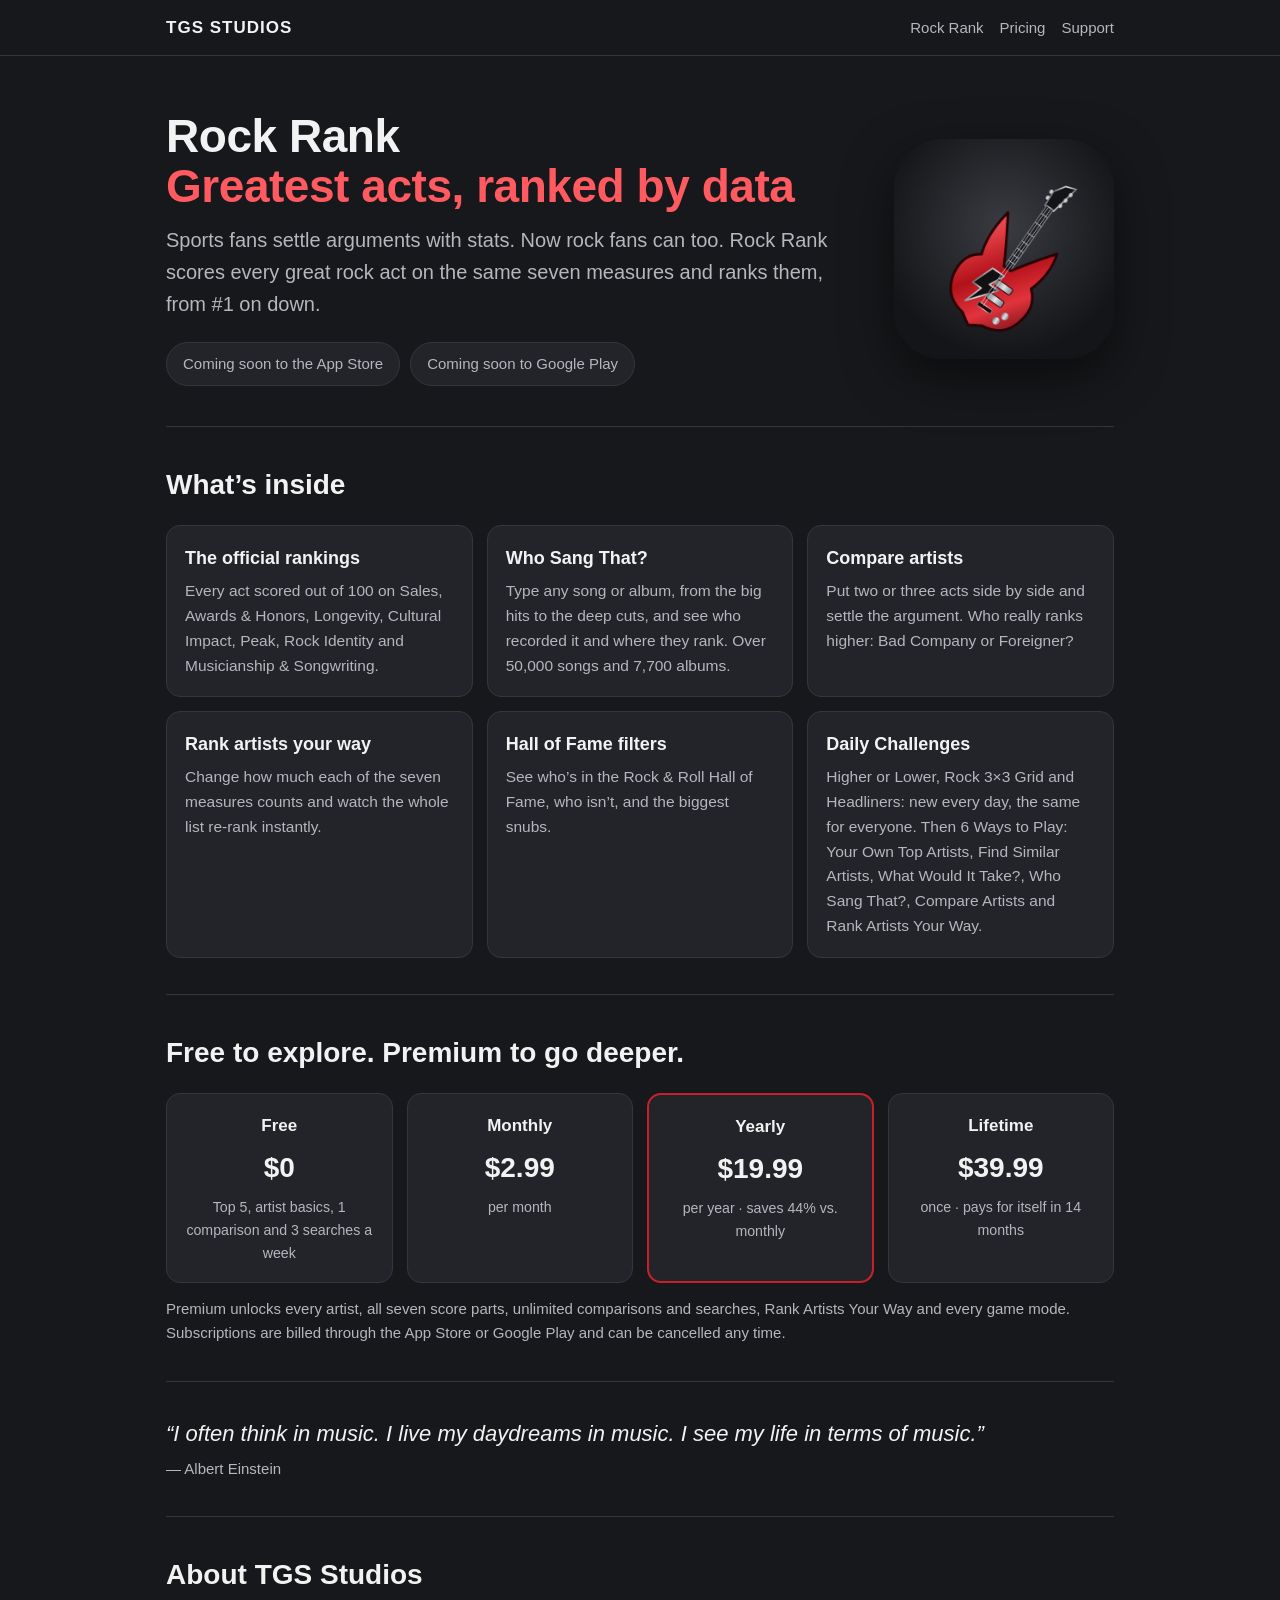
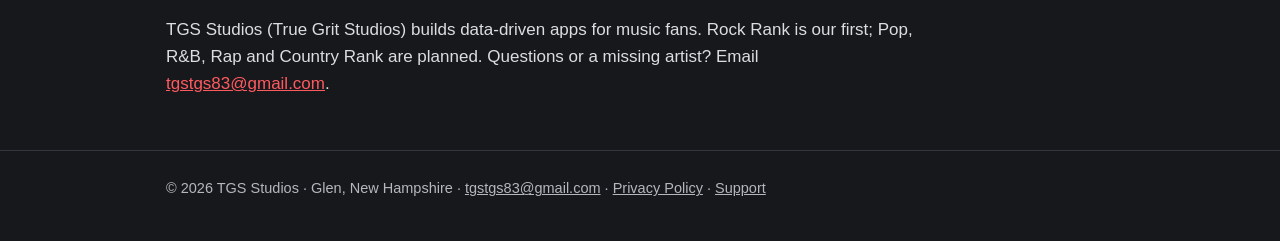
<file: index.html>
<!doctype html><html lang="en"><head><meta charset="utf-8"><meta name="viewport" content="width=device-width,initial-scale=1"><link rel="stylesheet" href="style.css"><link rel="icon" href="favicon.png"><link rel="apple-touch-icon" href="apple-touch-icon.png">
<title>Rock Rank — The greatest rock acts, ranked by data | TGS Studios</title>
<meta name="description" content="Rock Rank ranks the greatest rock acts of all time by data: sales, awards, chart longevity, cultural impact and more. From TGS Studios.">
</head><body><header class="top"><div class="wrap"><a class="brand" href="./">TGS STUDIOS</a><nav><a href="./#features">Rock Rank</a><a href="./#pricing">Pricing</a><a href="support.html">Support</a></nav></div></header>
<main class="wrap">
<div class="hero"><div>
<h1>Rock Rank<br><span>Greatest acts, ranked by data</span></h1>
<p class="lead">Sports fans settle arguments with stats. Now rock fans can too. Rock Rank scores every great rock act on the same seven measures and ranks them, from #1 on down.</p>
<div class="badges"><span class="pill">Coming soon to the App Store</span><span class="pill">Coming soon to Google Play</span></div>
</div><img src="rockrank-icon.png" alt="Rock Rank app icon: a red electric guitar"></div>

<section id="features"><h2>What&rsquo;s inside</h2><div class="grid">
<div class="card"><h3>The official rankings</h3><p>Every act scored out of 100 on Sales, Awards &amp; Honors, Longevity, Cultural Impact, Peak, Rock Identity and Musicianship &amp; Songwriting.</p></div>
<div class="card"><h3>Who Sang That?</h3><p>Type any song or album, from the big hits to the deep cuts, and see who recorded it and where they rank. Over 50,000 songs and 7,700 albums.</p></div>
<div class="card"><h3>Compare artists</h3><p>Put two or three acts side by side and settle the argument. Who really ranks higher: Bad Company or Foreigner?</p></div>
<div class="card"><h3>Rank artists your way</h3><p>Change how much each of the seven measures counts and watch the whole list re-rank instantly.</p></div>
<div class="card"><h3>Hall of Fame filters</h3><p>See who&rsquo;s in the Rock &amp; Roll Hall of Fame, who isn&rsquo;t, and the biggest snubs.</p></div>
<div class="card"><h3>Daily Challenges</h3><p>Higher or Lower, Rock 3&times;3 Grid and Headliners: new every day, the same for everyone. Then 6 Ways to Play: Your Own Top Artists, Find Similar Artists, What Would It Take?, Who Sang That?, Compare Artists and Rank Artists Your Way.</p></div>
</div></section>

<section id="pricing"><h2>Free to explore. Premium to go deeper.</h2>
<div class="prices">
<div class="price"><b>Free</b><div class="amt">$0</div><small>Top 5, artist basics, 1 comparison and 3 searches a week</small></div>
<div class="price"><b>Monthly</b><div class="amt">$2.99</div><small>per month</small></div>
<div class="price best"><b>Yearly</b><div class="amt">$19.99</div><small>per year &middot; saves 44% vs. monthly</small></div>
<div class="price"><b>Lifetime</b><div class="amt">$39.99</div><small>once &middot; pays for itself in 14 months</small></div>
</div>
<p style="color:var(--muted);font-size:15px;margin:14px 0 0">Premium unlocks every artist, all seven score parts, unlimited comparisons and searches, Rank Artists Your Way and every game mode. Subscriptions are billed through the App Store or Google Play and can be cancelled any time.</p></section>

<section><blockquote>&ldquo;I often think in music. I live my daydreams in music. I see my life in terms of music.&rdquo;<footer>&mdash; Albert Einstein</footer></blockquote></section>

<section><h2>About TGS Studios</h2><p style="color:#dcdde0;max-width:760px">TGS Studios (True Grit Studios) builds data-driven apps for music fans. Rock Rank is our first; Pop, R&amp;B, Rap and Country Rank are planned. Questions or a missing artist? Email <a href="mailto:tgstgs83@gmail.com">tgstgs83@gmail.com</a>.</p></section>
</main><footer class="site"><div class="wrap">&copy; 2026 TGS Studios &middot; Glen, New Hampshire &middot; <a href="mailto:tgstgs83@gmail.com">tgstgs83@gmail.com</a> &middot; <a href="privacy.html">Privacy Policy</a> &middot; <a href="support.html">Support</a></div></footer></body></html>
</file>
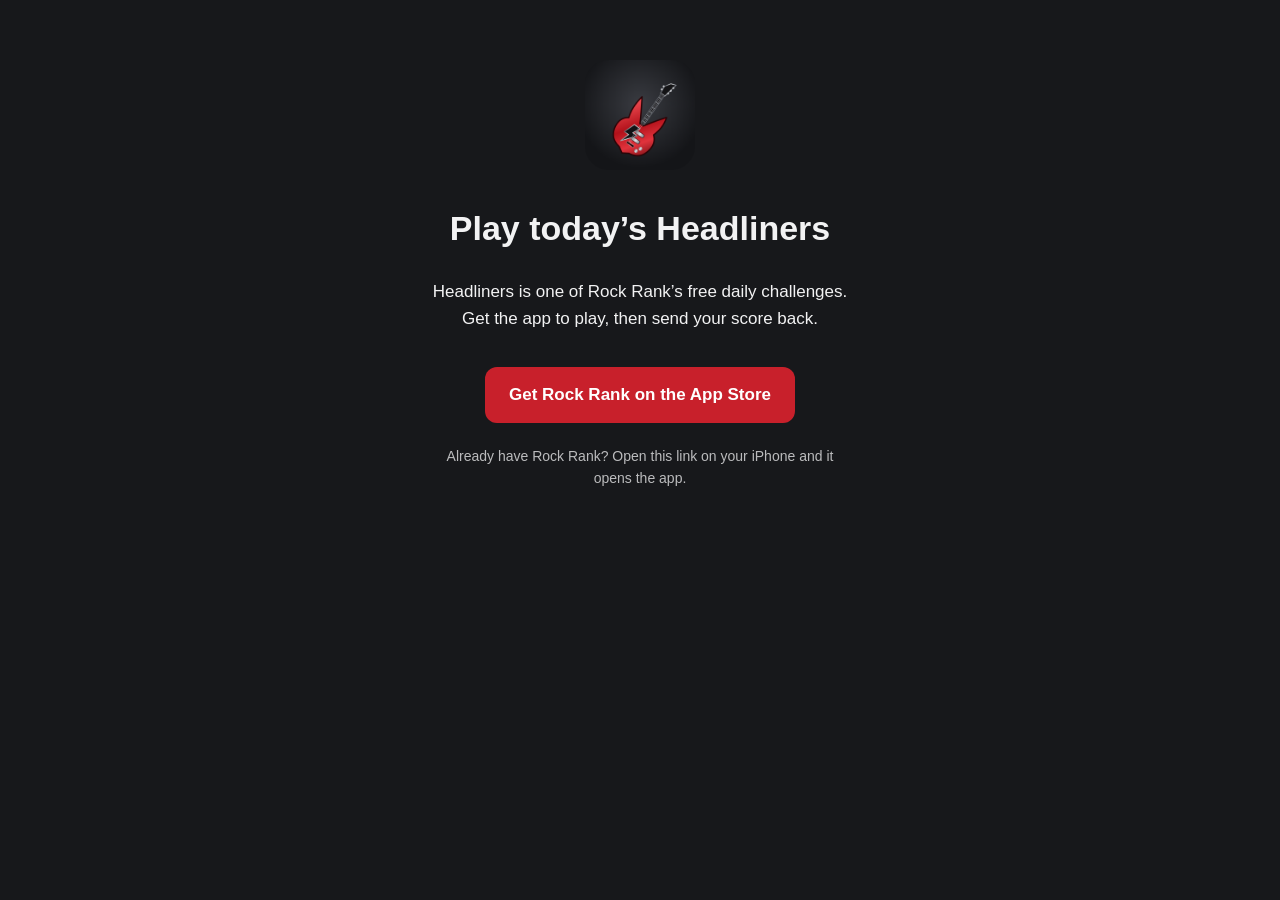
<file: play/festival/index.html>
<!DOCTYPE html>
<html lang="en"><head><meta charset="utf-8"><meta name="viewport" content="width=device-width,initial-scale=1">
<title>Headliners — Rock Rank</title>
<meta name="description" content="Play today's Headliners on Rock Rank, the must-have app for rock fans everywhere.">
<meta property="og:title" content="Can you beat me? Play today's Headliners on Rock Rank">
<meta property="og:description" content="The 500 greatest rock acts, ranked by the numbers. New daily challenges every day.">
<meta property="og:image" content="https://tgsstudios.net/rockrank-icon.png">
<meta name="apple-itunes-app" content="app-id=6833155193">
<link rel="icon" href="/favicon.png"><link rel="stylesheet" href="/style.css">
<style>body{text-align:center}.go{max-width:460px;margin:60px auto;padding:0 20px}.go img{width:110px;border-radius:24px}.go a.btn{display:inline-block;margin-top:18px;padding:14px 24px;border-radius:12px;background:#c8202b;color:#fff;font-weight:700;text-decoration:none}</style>
<script>setTimeout(function(){location.replace('https://apps.apple.com/app/id6833155193');},1200);</script>
</head><body><div class="go">
<img src="/rockrank-icon.png" alt="Rock Rank">
<h1>Play today&rsquo;s Headliners</h1>
<p>Headliners is one of Rock Rank&rsquo;s free daily challenges. Get the app to play, then send your score back.</p>
<a class="btn" href="https://apps.apple.com/app/id6833155193">Get Rock Rank on the App Store</a>
<p style="margin-top:22px;font-size:14px;opacity:.75">Already have Rock Rank? Open this link on your iPhone and it opens the app.</p>
</div></body></html>
</file>
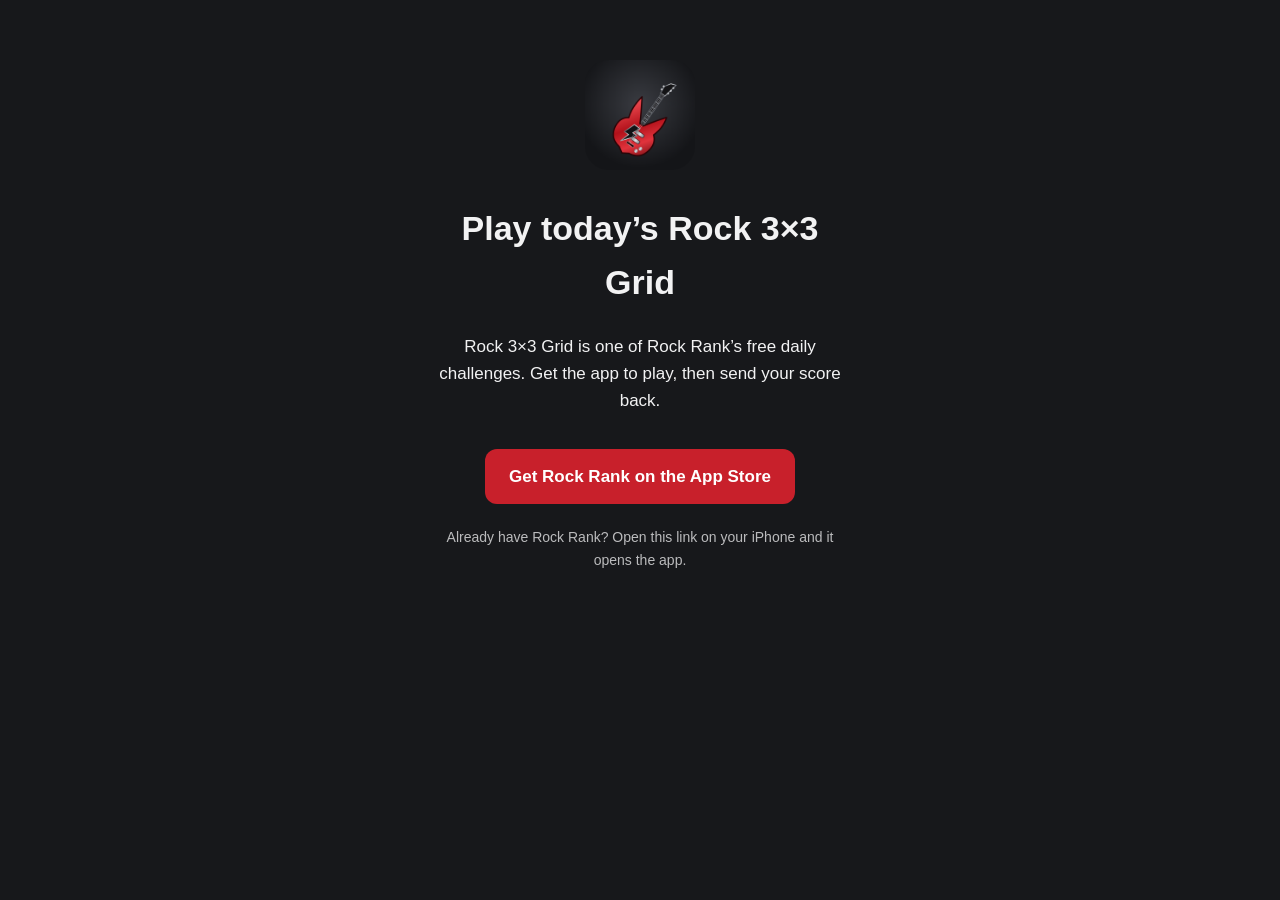
<file: play/grid/index.html>
<!DOCTYPE html>
<html lang="en"><head><meta charset="utf-8"><meta name="viewport" content="width=device-width,initial-scale=1">
<title>Rock 3×3 Grid — Rock Rank</title>
<meta name="description" content="Play today's Rock 3×3 Grid on Rock Rank, the must-have app for rock fans everywhere.">
<meta property="og:title" content="Can you beat me? Play today's Rock 3×3 Grid on Rock Rank">
<meta property="og:description" content="The 500 greatest rock acts, ranked by the numbers. New daily challenges every day.">
<meta property="og:image" content="https://tgsstudios.net/rockrank-icon.png">
<meta name="apple-itunes-app" content="app-id=6833155193">
<link rel="icon" href="/favicon.png"><link rel="stylesheet" href="/style.css">
<style>body{text-align:center}.go{max-width:460px;margin:60px auto;padding:0 20px}.go img{width:110px;border-radius:24px}.go a.btn{display:inline-block;margin-top:18px;padding:14px 24px;border-radius:12px;background:#c8202b;color:#fff;font-weight:700;text-decoration:none}</style>
<script>setTimeout(function(){location.replace('https://apps.apple.com/app/id6833155193');},1200);</script>
</head><body><div class="go">
<img src="/rockrank-icon.png" alt="Rock Rank">
<h1>Play today&rsquo;s Rock 3×3 Grid</h1>
<p>Rock 3×3 Grid is one of Rock Rank&rsquo;s free daily challenges. Get the app to play, then send your score back.</p>
<a class="btn" href="https://apps.apple.com/app/id6833155193">Get Rock Rank on the App Store</a>
<p style="margin-top:22px;font-size:14px;opacity:.75">Already have Rock Rank? Open this link on your iPhone and it opens the app.</p>
</div></body></html>
</file>
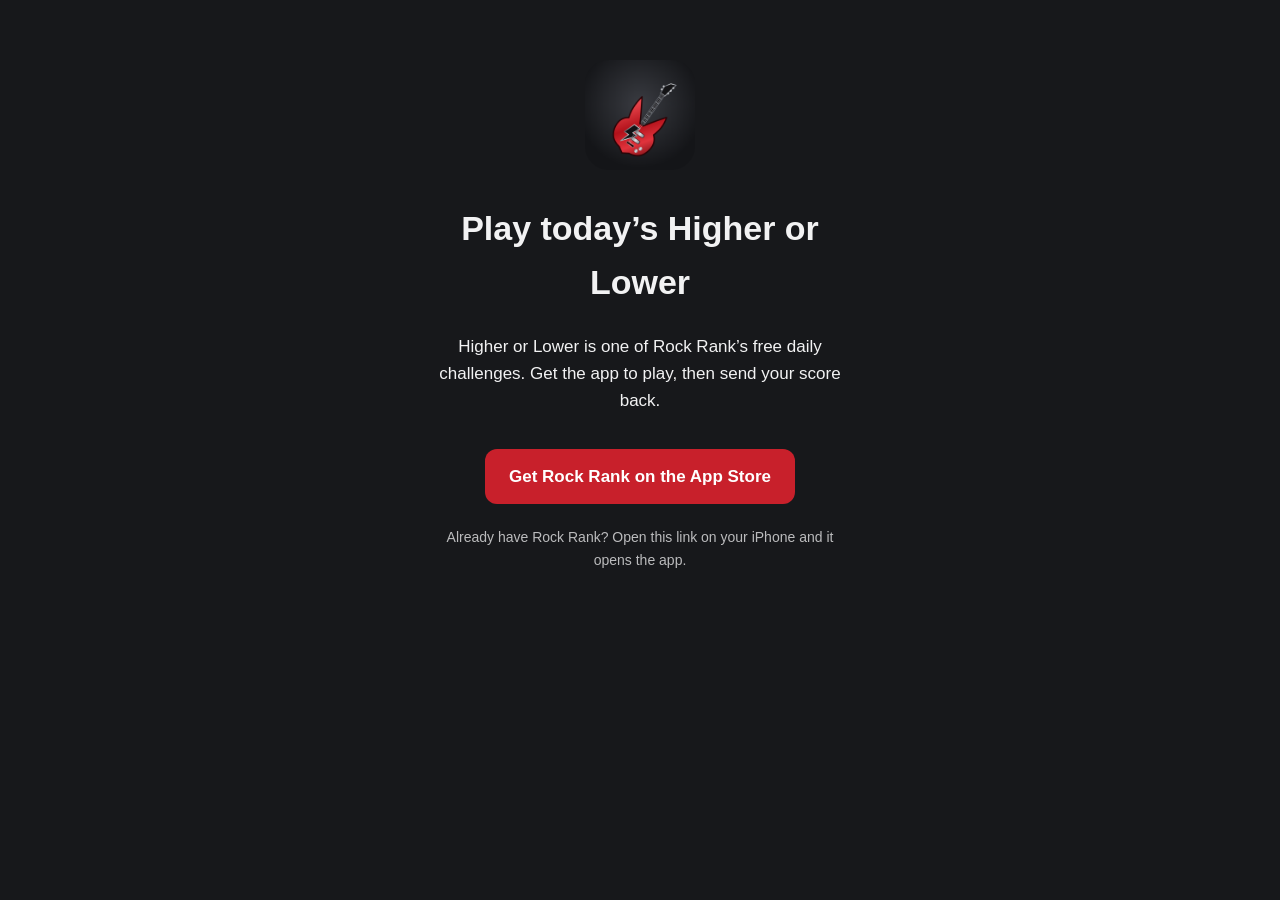
<file: play/higher/index.html>
<!DOCTYPE html>
<html lang="en"><head><meta charset="utf-8"><meta name="viewport" content="width=device-width,initial-scale=1">
<title>Higher or Lower — Rock Rank</title>
<meta name="description" content="Play today's Higher or Lower on Rock Rank, the must-have app for rock fans everywhere.">
<meta property="og:title" content="Can you beat me? Play today's Higher or Lower on Rock Rank">
<meta property="og:description" content="The 500 greatest rock acts, ranked by the numbers. New daily challenges every day.">
<meta property="og:image" content="https://tgsstudios.net/rockrank-icon.png">
<meta name="apple-itunes-app" content="app-id=6833155193">
<link rel="icon" href="/favicon.png"><link rel="stylesheet" href="/style.css">
<style>body{text-align:center}.go{max-width:460px;margin:60px auto;padding:0 20px}.go img{width:110px;border-radius:24px}.go a.btn{display:inline-block;margin-top:18px;padding:14px 24px;border-radius:12px;background:#c8202b;color:#fff;font-weight:700;text-decoration:none}</style>
<script>setTimeout(function(){location.replace('https://apps.apple.com/app/id6833155193');},1200);</script>
</head><body><div class="go">
<img src="/rockrank-icon.png" alt="Rock Rank">
<h1>Play today&rsquo;s Higher or Lower</h1>
<p>Higher or Lower is one of Rock Rank&rsquo;s free daily challenges. Get the app to play, then send your score back.</p>
<a class="btn" href="https://apps.apple.com/app/id6833155193">Get Rock Rank on the App Store</a>
<p style="margin-top:22px;font-size:14px;opacity:.75">Already have Rock Rank? Open this link on your iPhone and it opens the app.</p>
</div></body></html>
</file>
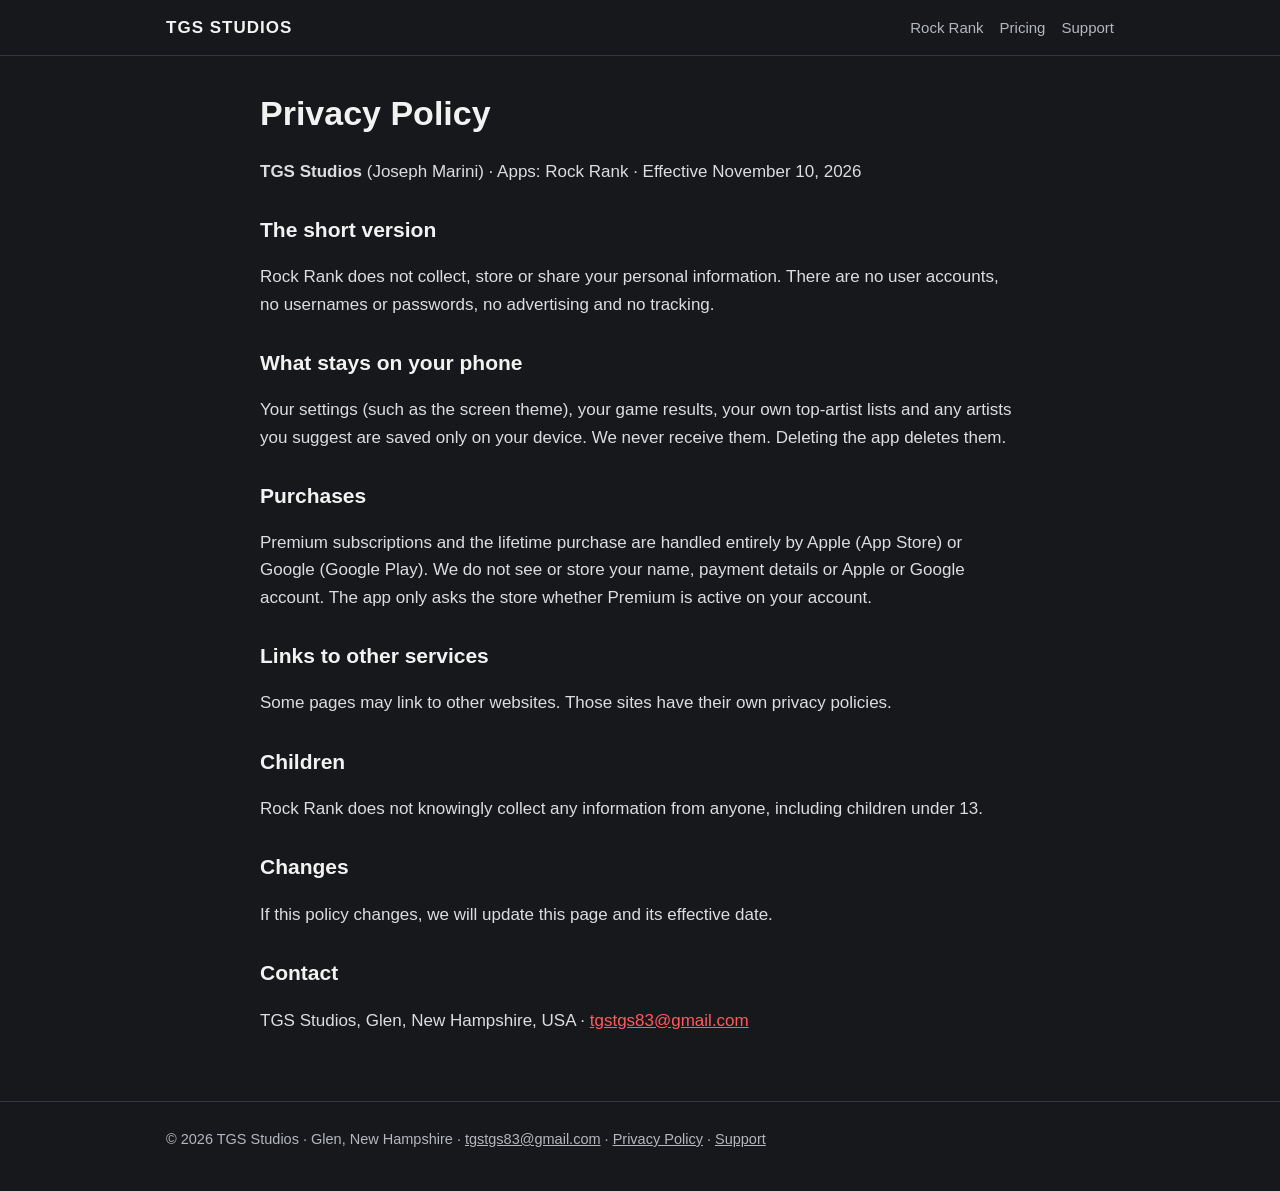
<file: privacy.html>
<!doctype html><html lang="en"><head><meta charset="utf-8"><meta name="viewport" content="width=device-width,initial-scale=1"><link rel="stylesheet" href="style.css"><link rel="icon" href="favicon.png"><link rel="apple-touch-icon" href="apple-touch-icon.png"><title>Privacy Policy — TGS Studios</title></head><body><header class="top"><div class="wrap"><a class="brand" href="./">TGS STUDIOS</a><nav><a href="./#features">Rock Rank</a><a href="./#pricing">Pricing</a><a href="support.html">Support</a></nav></div></header><main class="wrap doc">
<h1>Privacy Policy</h1>
<p><b>TGS Studios</b> (Joseph Marini) &middot; Apps: Rock Rank &middot; Effective November 10, 2026</p>
<h2>The short version</h2>
<p>Rock Rank does not collect, store or share your personal information. There are no user accounts, no usernames or passwords, no advertising and no tracking.</p>
<h2>What stays on your phone</h2>
<p>Your settings (such as the screen theme), your game results, your own top-artist lists and any artists you suggest are saved only on your device. We never receive them. Deleting the app deletes them.</p>
<h2>Purchases</h2>
<p>Premium subscriptions and the lifetime purchase are handled entirely by Apple (App Store) or Google (Google Play). We do not see or store your name, payment details or Apple or Google account. The app only asks the store whether Premium is active on your account.</p>
<h2>Links to other services</h2>
<p>Some pages may link to other websites. Those sites have their own privacy policies.</p>
<h2>Children</h2>
<p>Rock Rank does not knowingly collect any information from anyone, including children under 13.</p>
<h2>Changes</h2>
<p>If this policy changes, we will update this page and its effective date.</p>
<h2>Contact</h2>
<p>TGS Studios, Glen, New Hampshire, USA &middot; <a href="mailto:tgstgs83@gmail.com">tgstgs83@gmail.com</a></p>
</main><footer class="site"><div class="wrap">&copy; 2026 TGS Studios &middot; Glen, New Hampshire &middot; <a href="mailto:tgstgs83@gmail.com">tgstgs83@gmail.com</a> &middot; <a href="privacy.html">Privacy Policy</a> &middot; <a href="support.html">Support</a></div></footer></body></html>
</file>
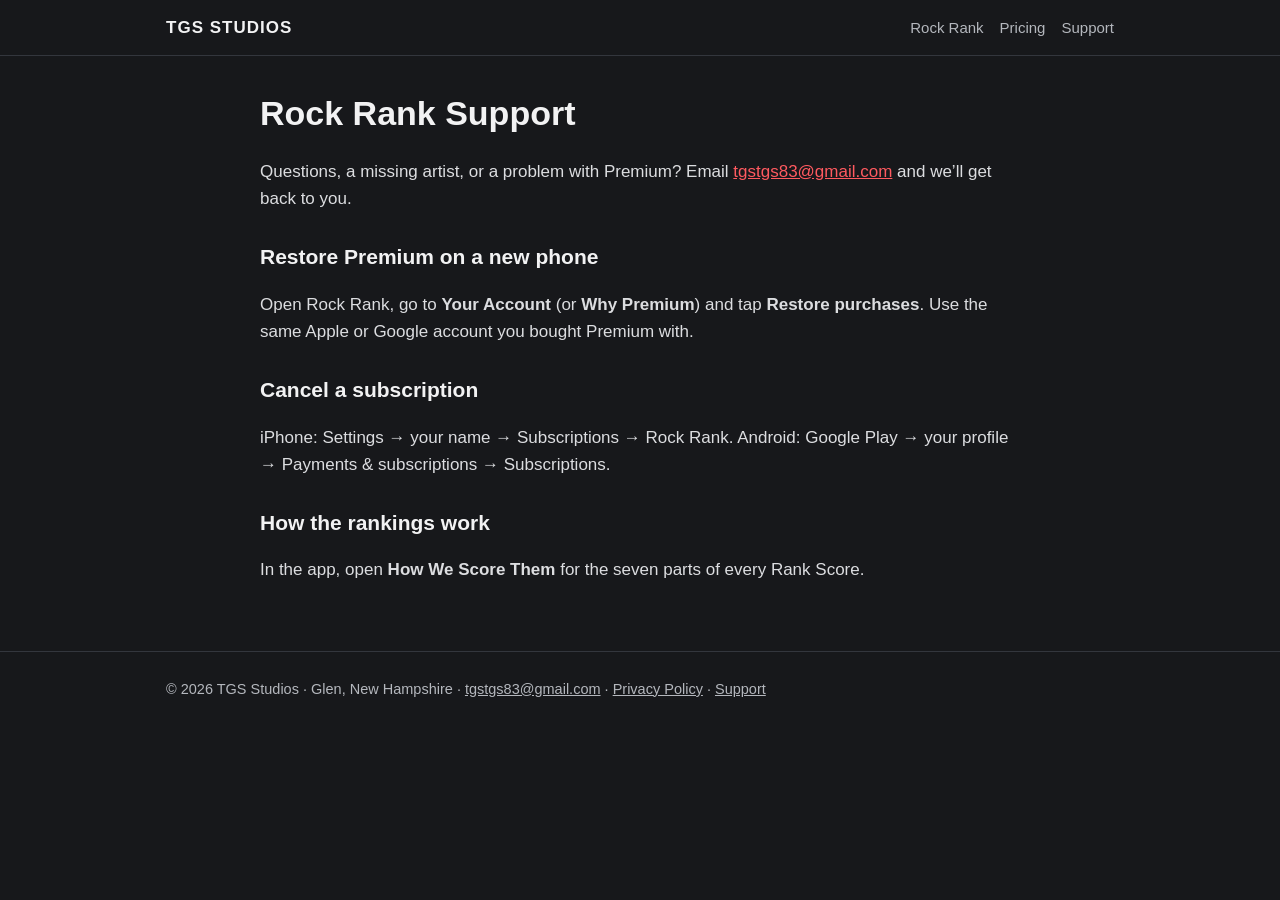
<file: support.html>
<!doctype html><html lang="en"><head><meta charset="utf-8"><meta name="viewport" content="width=device-width,initial-scale=1"><link rel="stylesheet" href="style.css"><link rel="icon" href="favicon.png"><link rel="apple-touch-icon" href="apple-touch-icon.png"><title>Rock Rank Support — TGS Studios</title></head><body><header class="top"><div class="wrap"><a class="brand" href="./">TGS STUDIOS</a><nav><a href="./#features">Rock Rank</a><a href="./#pricing">Pricing</a><a href="support.html">Support</a></nav></div></header><main class="wrap doc">
<h1>Rock Rank Support</h1>
<p>Questions, a missing artist, or a problem with Premium? Email <a href="mailto:tgstgs83@gmail.com">tgstgs83@gmail.com</a> and we&rsquo;ll get back to you.</p>
<h2>Restore Premium on a new phone</h2>
<p>Open Rock Rank, go to <b>Your Account</b> (or <b>Why Premium</b>) and tap <b>Restore purchases</b>. Use the same Apple or Google account you bought Premium with.</p>
<h2>Cancel a subscription</h2>
<p>iPhone: Settings &rarr; your name &rarr; Subscriptions &rarr; Rock Rank. Android: Google Play &rarr; your profile &rarr; Payments &amp; subscriptions &rarr; Subscriptions.</p>
<h2>How the rankings work</h2>
<p>In the app, open <b>How We Score Them</b> for the seven parts of every Rank Score.</p>

</main><footer class="site"><div class="wrap">&copy; 2026 TGS Studios &middot; Glen, New Hampshire &middot; <a href="mailto:tgstgs83@gmail.com">tgstgs83@gmail.com</a> &middot; <a href="privacy.html">Privacy Policy</a> &middot; <a href="support.html">Support</a></div></footer></body></html>
</file>
<file: style.css>
:root{--bg:#17181b;--panel:#222429;--line:#33363d;--text:#f2f2f3;--muted:#b4b7bd;--red:#c8202b;--red-hi:#ff5a60}
*{box-sizing:border-box}html{-webkit-text-size-adjust:100%}
body{margin:0;background:var(--bg);color:var(--text);font:17px/1.6 -apple-system,BlinkMacSystemFont,"Segoe UI",Roboto,Helvetica,Arial,sans-serif}
a{color:var(--red-hi)}
.wrap{max-width:980px;margin:0 auto;padding:0 16px}
header.top{border-bottom:1px solid var(--line)}
header.top .wrap{display:flex;align-items:center;justify-content:space-between;gap:12px;padding-top:14px;padding-bottom:14px}
.brand{font-weight:800;letter-spacing:.06em;color:var(--text);text-decoration:none}
nav a{color:var(--muted);text-decoration:none;margin-left:16px;font-size:15px}nav a:hover{color:var(--text)}
.hero{display:grid;grid-template-columns:1fr 220px;gap:32px;align-items:center;padding:56px 0 40px}
.hero h1{font-size:46px;line-height:1.08;margin:0 0 12px;letter-spacing:-.01em}
.hero h1 span{color:var(--red-hi)}
.hero p.lead{font-size:20px;color:var(--muted);margin:0 0 22px}
.hero img{width:220px;height:220px;border-radius:48px;box-shadow:0 18px 50px rgba(0,0,0,.5)}
.badges{display:flex;gap:10px;flex-wrap:wrap}
.pill{display:inline-block;border:1px solid var(--line);background:var(--panel);border-radius:999px;padding:9px 16px;font-size:15px;color:var(--muted)}
section{padding:36px 0;border-top:1px solid var(--line)}
section h2{font-size:28px;margin:0 0 18px}
.grid{display:grid;grid-template-columns:repeat(3,1fr);gap:14px}
.card{background:var(--panel);border:1px solid var(--line);border-radius:14px;padding:18px}
.card h3{margin:0 0 6px;font-size:18px}.card p{margin:0;color:var(--muted);font-size:15.5px}
.prices{display:grid;grid-template-columns:repeat(4,1fr);gap:14px}
.price{background:var(--panel);border:1px solid var(--line);border-radius:14px;padding:18px;text-align:center}
.price.best{border:2px solid var(--red)}
.price .amt{font-size:28px;font-weight:800;margin:6px 0}.price small{color:var(--muted);display:block}
blockquote{margin:0;font-size:22px;line-height:1.45;font-style:italic;color:var(--text)}
blockquote footer{font-style:normal;color:var(--muted);font-size:15px;margin-top:8px}
footer.site{border-top:1px solid var(--line);padding:26px 0 40px;color:var(--muted);font-size:14.5px}
footer.site a{color:var(--muted)}
.doc{max-width:760px;padding:30px 0 50px}.doc h1{font-size:34px;margin:0 0 6px}.doc h2{font-size:21px;margin:28px 0 6px}.doc p,.doc li{color:#dcdde0}
@media (max-width:760px){.hero{grid-template-columns:1fr;padding-top:32px}.hero img{width:140px;height:140px;border-radius:32px;order:-1}.hero h1{font-size:34px}.grid{grid-template-columns:1fr}.prices{grid-template-columns:1fr 1fr}nav a{margin-left:10px}}
</file>
